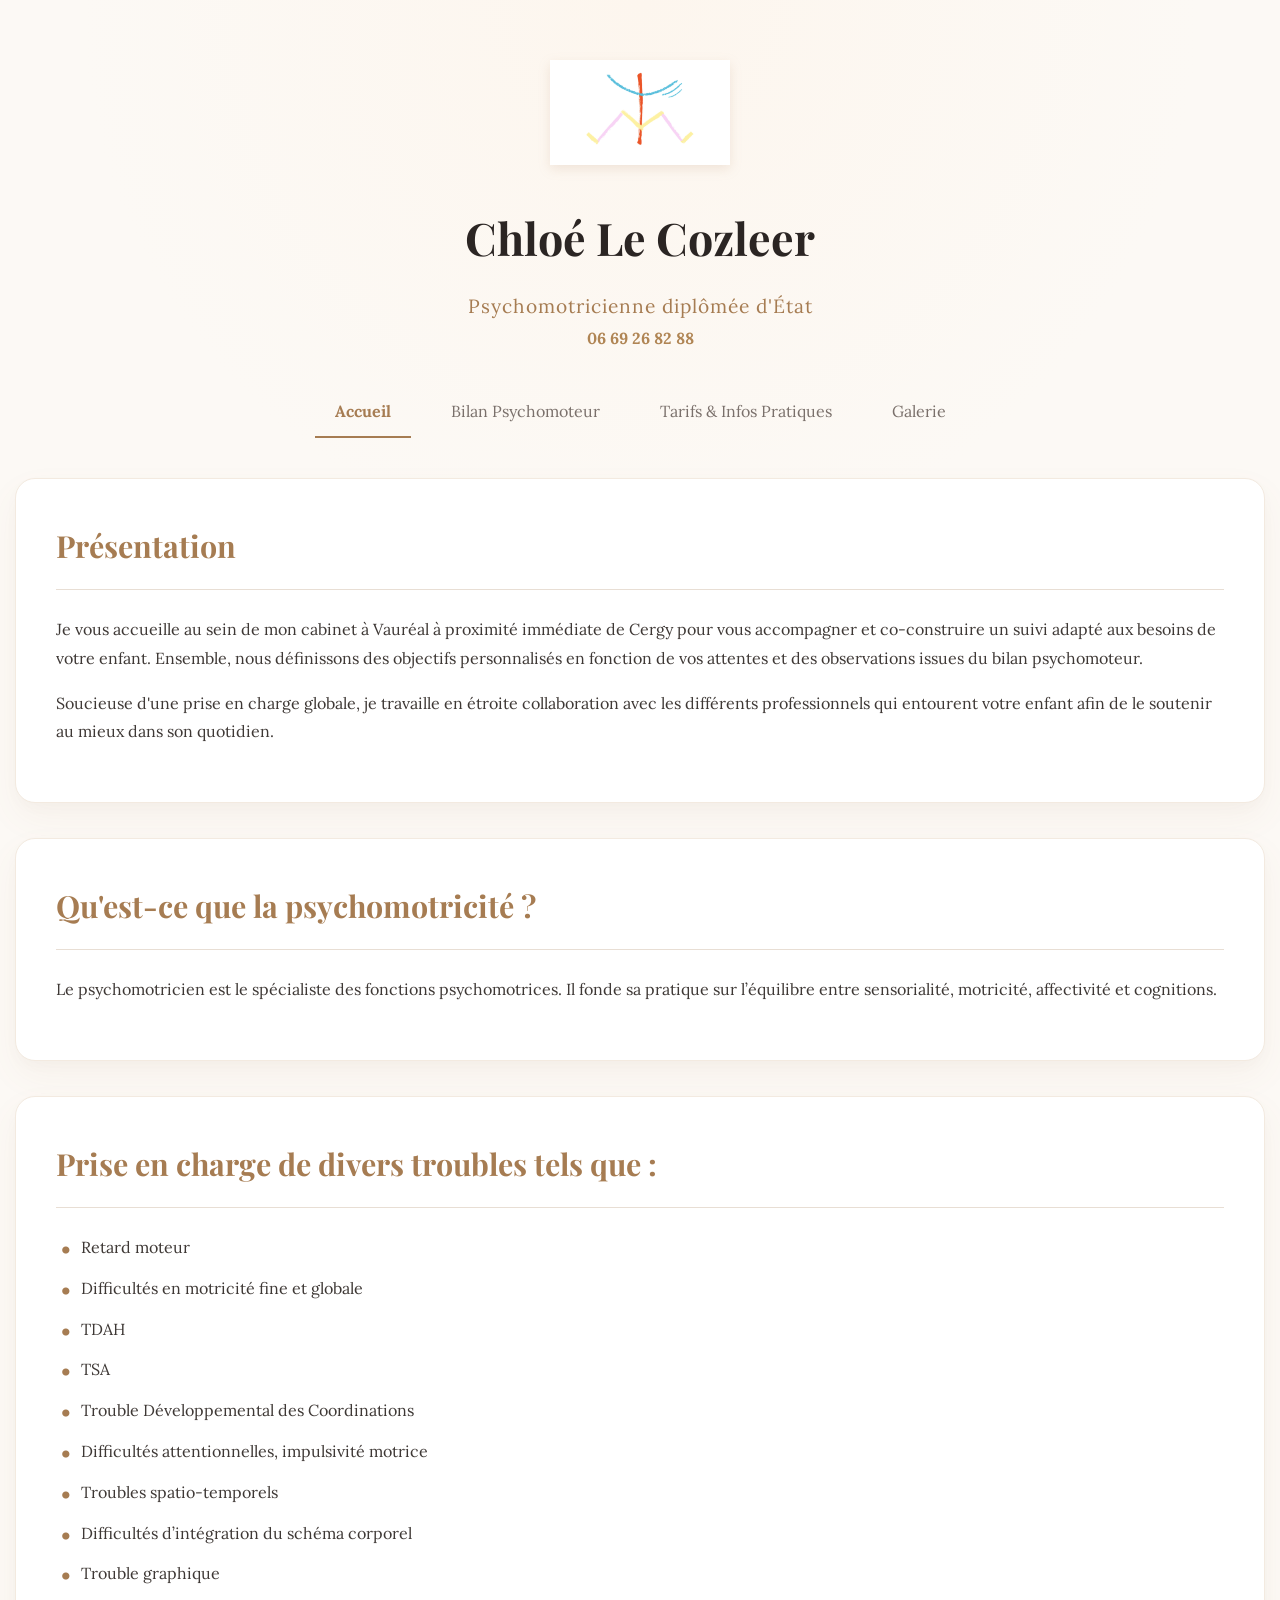
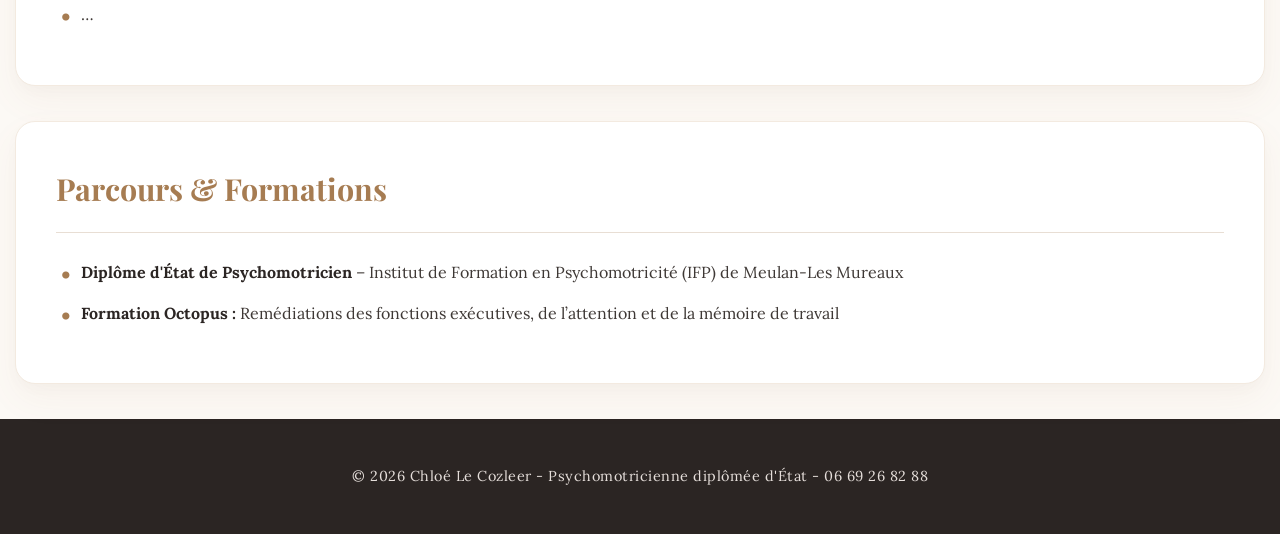
<file: index.html>
<!DOCTYPE html>
<html lang="fr">
<head>
    <meta name="google-site-verification" content="2UbYnT7VxaIxKfIKQQqd62Ede_KK1w4dl-s7Bmy8FMI" />
    <meta charset="UTF-8">
    <meta name="viewport" content="width=device-width, initial-scale=1.0">
    <title>Chloé Le Cozleer - Psychomotricienne D.E.</title>
    <link href="https://fonts.googleapis.com/css2?family=Playfair+Display:wght@400;700&family=Lora:wght@400;700&display=swap" rel="stylesheet">
    <link rel="stylesheet" href="style.css">
   <script data-goatcounter="https://chloelecoz.goatcounter.com/count"
        async src="//gc.zgo.at/count.js"></script>
</head>
<body style="max-width: 100%; overflow-x: hidden; margin: 0; padding: 0; box-sizing: border-box;">
    
    <header>
        <img src="IMG_3627.png" alt="Logo Chloé Le Cozleer" class="site-logo">
        <h1>Chloé Le Cozleer</h1>
        <p>Psychomotricienne diplômée d'État</p>
        <a href="tel:0669268288" class="num-entete">06 69 26 82 88</a>
        
       <nav class="navigation-menu">
    <a href="index.html" class="nav-link active">Accueil</a>
    <a href="bilan.html" class="nav-link">Bilan Psychomoteur</a>
    <a href="infos.html" class="nav-link">Tarifs & Infos Pratiques</a>
    <a href="galerie.html" class="nav-link">Galerie</a> </nav>
    </header>

    <main style="width: 100%; max-width: 100%; padding: 0 15px; box-sizing: border-box; display: flex; flex-direction: column; align-items: center; margin: 0 auto;">

        <section id="accueil" style="width: 100%; max-width: 100%; box-sizing: border-box;">
            <h2>Présentation</h2>
            <p>Je vous accueille au sein de mon cabinet à Vauréal à proximité immédiate de Cergy pour vous accompagner et co-construire un suivi adapté aux besoins de votre enfant. Ensemble, nous définissons des objectifs personnalisés en fonction de vos attentes et des observations issues du bilan psychomoteur.</p>
            <p>Soucieuse d'une prise en charge globale, je travaille en étroite collaboration avec les différents professionnels qui entourent votre enfant afin de le soutenir au mieux dans son quotidien.</p>
        </section>

        <section id="definition" style="width: 100%; max-width: 100%; box-sizing: border-box;">
            <h2>Qu'est-ce que la psychomotricité ?</h2>
            <p>Le psychomotricien est le spécialiste des fonctions psychomotrices. Il fonde sa pratique sur l’équilibre entre sensorialité, motricité, affectivité et cognitions.</p>
        </section>

        <section id="troubles" style="width: 100%; max-width: 100%; box-sizing: border-box;">
            <h2>Prise en charge de divers troubles tels que :</h2>
            <ul>
                <li>Retard moteur</li>
                <li>Difficultés en motricité fine et globale</li>
                <li>TDAH</li>
                <li>TSA</li>
                <li>Trouble Développemental des Coordinations</li>
                <li>Difficultés attentionnelles, impulsivité motrice</li>
                <li>Troubles spatio-temporels</li>
                <li>Difficultés d’intégration du schéma corporel</li>
                <li>Trouble graphique</li>
                <li>…</li>
            </ul>
        </section>

        <section id="formations" style="width: 100%; max-width: 100%; box-sizing: border-box;">
            <h2>Parcours & Formations</h2>
            <ul>
                <li><strong>Diplôme d'État de Psychomotricien</strong> – Institut de Formation en Psychomotricité (IFP) de Meulan-Les Mureaux</li>
                <li><strong>Formation Octopus :</strong> Remédiations des fonctions exécutives, de l’attention et de la mémoire de travail</li>
            </ul>
        </section>

    </main>

    <footer>
        <p>© 2026 Chloé Le Cozleer - Psychomotricienne diplômée d'État - 06 69 26 82 88</p>
    </footer>

</body>
</html>
</file>
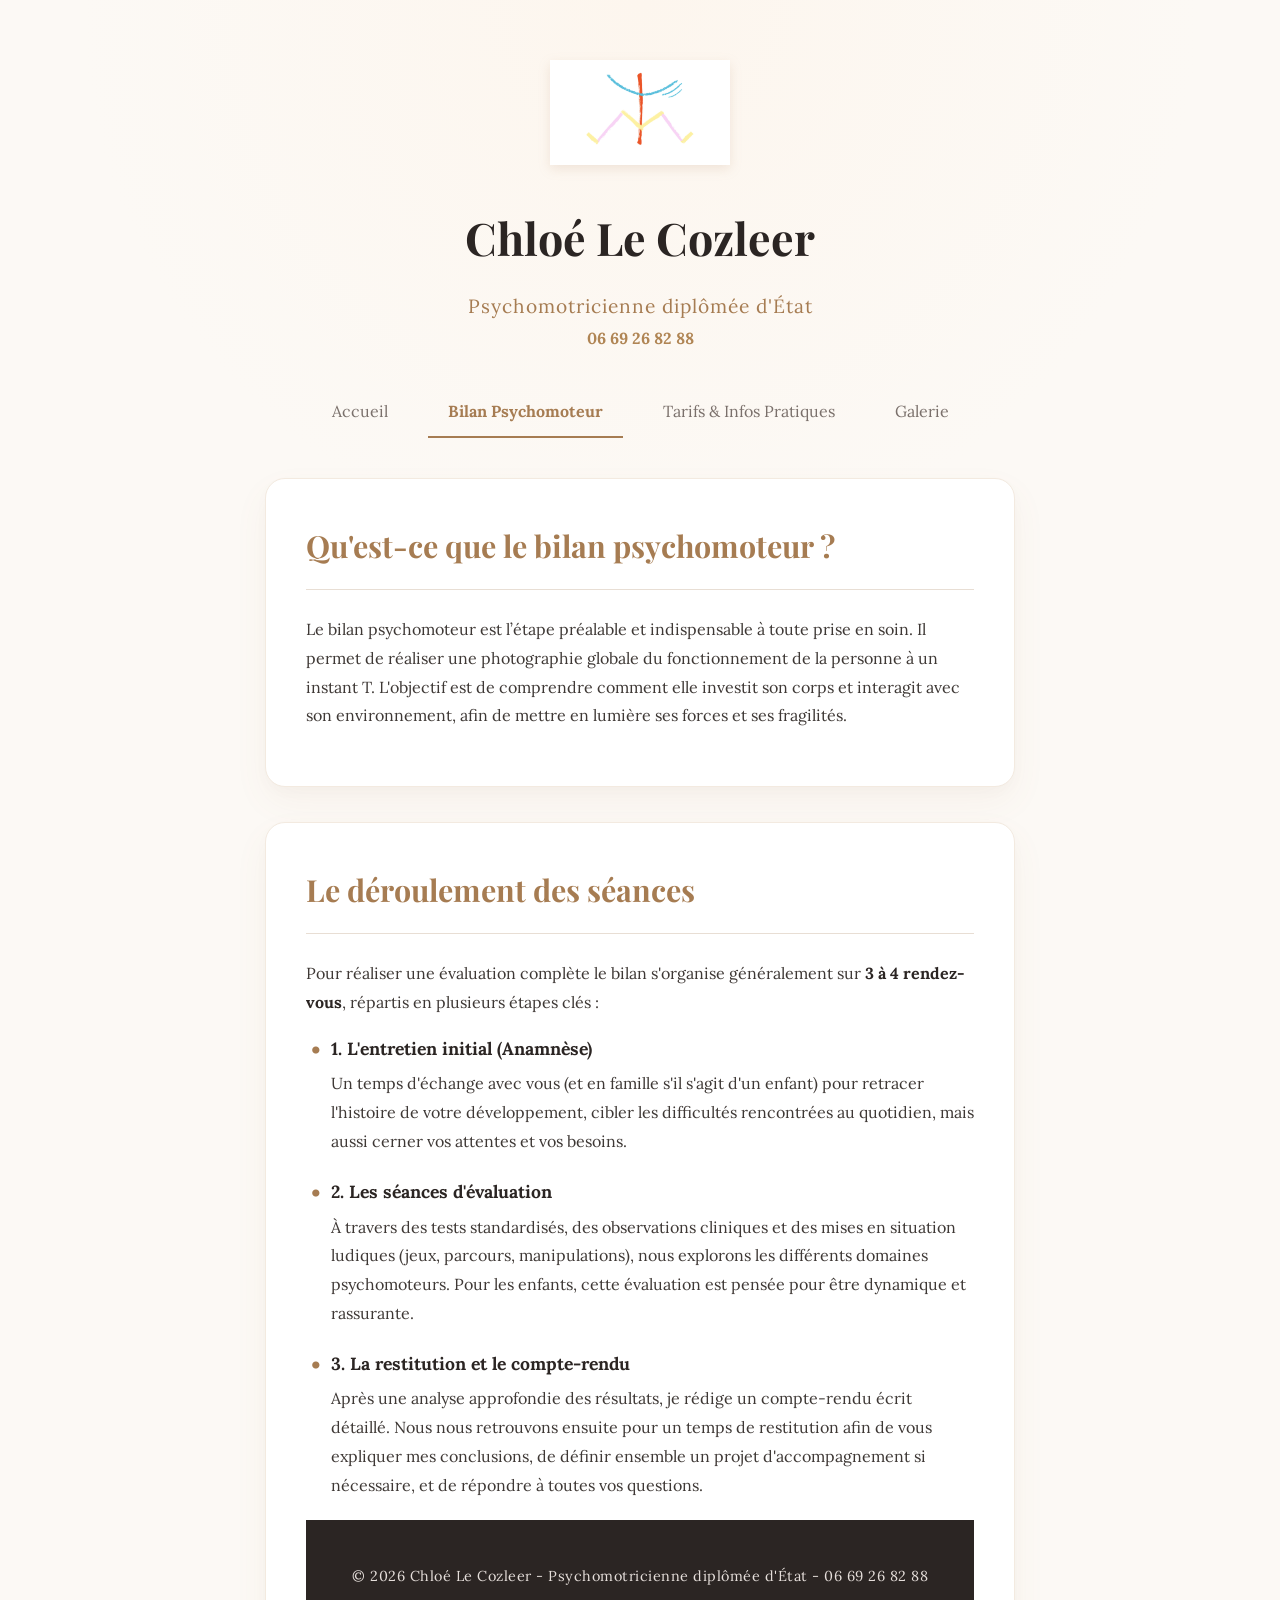
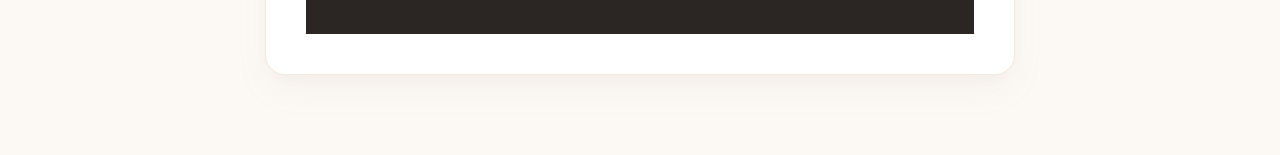
<file: bilan.html>
<!DOCTYPE html>
<html lang="fr">
<head>
    <meta charset="UTF-8">
    <meta name="viewport" content="width=device-width, initial-scale=1.0">
    <title>Le Bilan Psychomoteur - Chloé Le Cozleer</title>
    <link href="https://fonts.googleapis.com/css2?family=Playfair+Display:wght@400;700&family=Lora:wght@400;700&display=swap" rel="stylesheet">
    <link rel="stylesheet" href="style.css">
    <script data-goatcounter="https://chloelecoz.goatcounter.com/count"
        async src="//gc.zgo.at/count.js"></script>
</head>
<body>

    <header>
        <img src="IMG_3627.png" alt="Logo Chloé Le Cozleer" class="site-logo">
        <h1>Chloé Le Cozleer</h1>
        <p>Psychomotricienne diplômée d'État</p>
        <a href="tel:0669268288" class="num-entete">06 69 26 82 88</a>
        <!-- Le menu de navigation mis à jour avec 3 pages -->
        <nav class="navigation-menu">
    <a href="index.html" class="nav-link">Accueil</a>
    <a href="bilan.html" class="nav-link active">Bilan Psychomoteur</a>
    <a href="infos.html" class="nav-link">Tarifs & Infos Pratiques</a>
    <a href="galerie.html" class="nav-link">Galerie</a> </nav>
    </header>

    <main>
        <section id="definition-bilan">
            <h2>Qu'est-ce que le bilan psychomoteur ?</h2>
            <p>Le bilan psychomoteur est l’étape préalable et indispensable à toute prise en soin. Il permet de réaliser une photographie globale du fonctionnement de la personne à un instant T. L'objectif est de comprendre comment elle investit son corps et interagit avec son environnement, afin de mettre en lumière ses forces et ses fragilités.</p>
        </section>

        <section id="deroulement-bilan">
            <h2>Le déroulement des séances</h2>
            <p>Pour réaliser une évaluation complète le bilan s'organise généralement sur <strong>3 à 4 rendez-vous</strong>, répartis en plusieurs étapes clés :</p>
            
            <ul style="list-style-type: none; padding-left: 0;">
                <li style="margin-bottom: 20px;">
                    <strong style="font-size: 1.1em; display: block; margin-bottom: 5px;">1. L'entretien initial (Anamnèse)</strong>
                    Un temps d'échange avec vous (et en famille s'il s'agit d'un enfant) pour retracer l'histoire de votre développement, cibler les difficultés rencontrées au quotidien, mais aussi cerner vos attentes et vos besoins.
                </li>
                <li style="margin-bottom: 20px;">
                    <strong style="font-size: 1.1em; display: block; margin-bottom: 5px;">2. Les séances d'évaluation</strong>
                    À travers des tests standardisés, des observations cliniques et des mises en situation ludiques (jeux, parcours, manipulations), nous explorons les différents domaines psychomoteurs. Pour les enfants, cette évaluation est pensée pour être dynamique et rassurante.
                </li>
                <li style="margin-bottom: 20px;">
                    <strong style="font-size: 1.1em; display: block; margin-bottom: 5px;">3. La restitution et le compte-rendu</strong>
                    Après une analyse approfondie des résultats, je rédige un compte-rendu écrit détaillé. Nous nous retrouvons ensuite pour un temps de restitution afin de vous expliquer mes conclusions, de définir ensemble un projet d'accompagnement si nécessaire, et de répondre à toutes vos questions.
                </li>
            </ul><footer>
        <p>© 2026 Chloé Le Cozleer - Psychomotricienne diplômée d'État - 06 69 26 82 88</p>
    </footer>
        </section>
    </main>

</body>
</html>
</file>
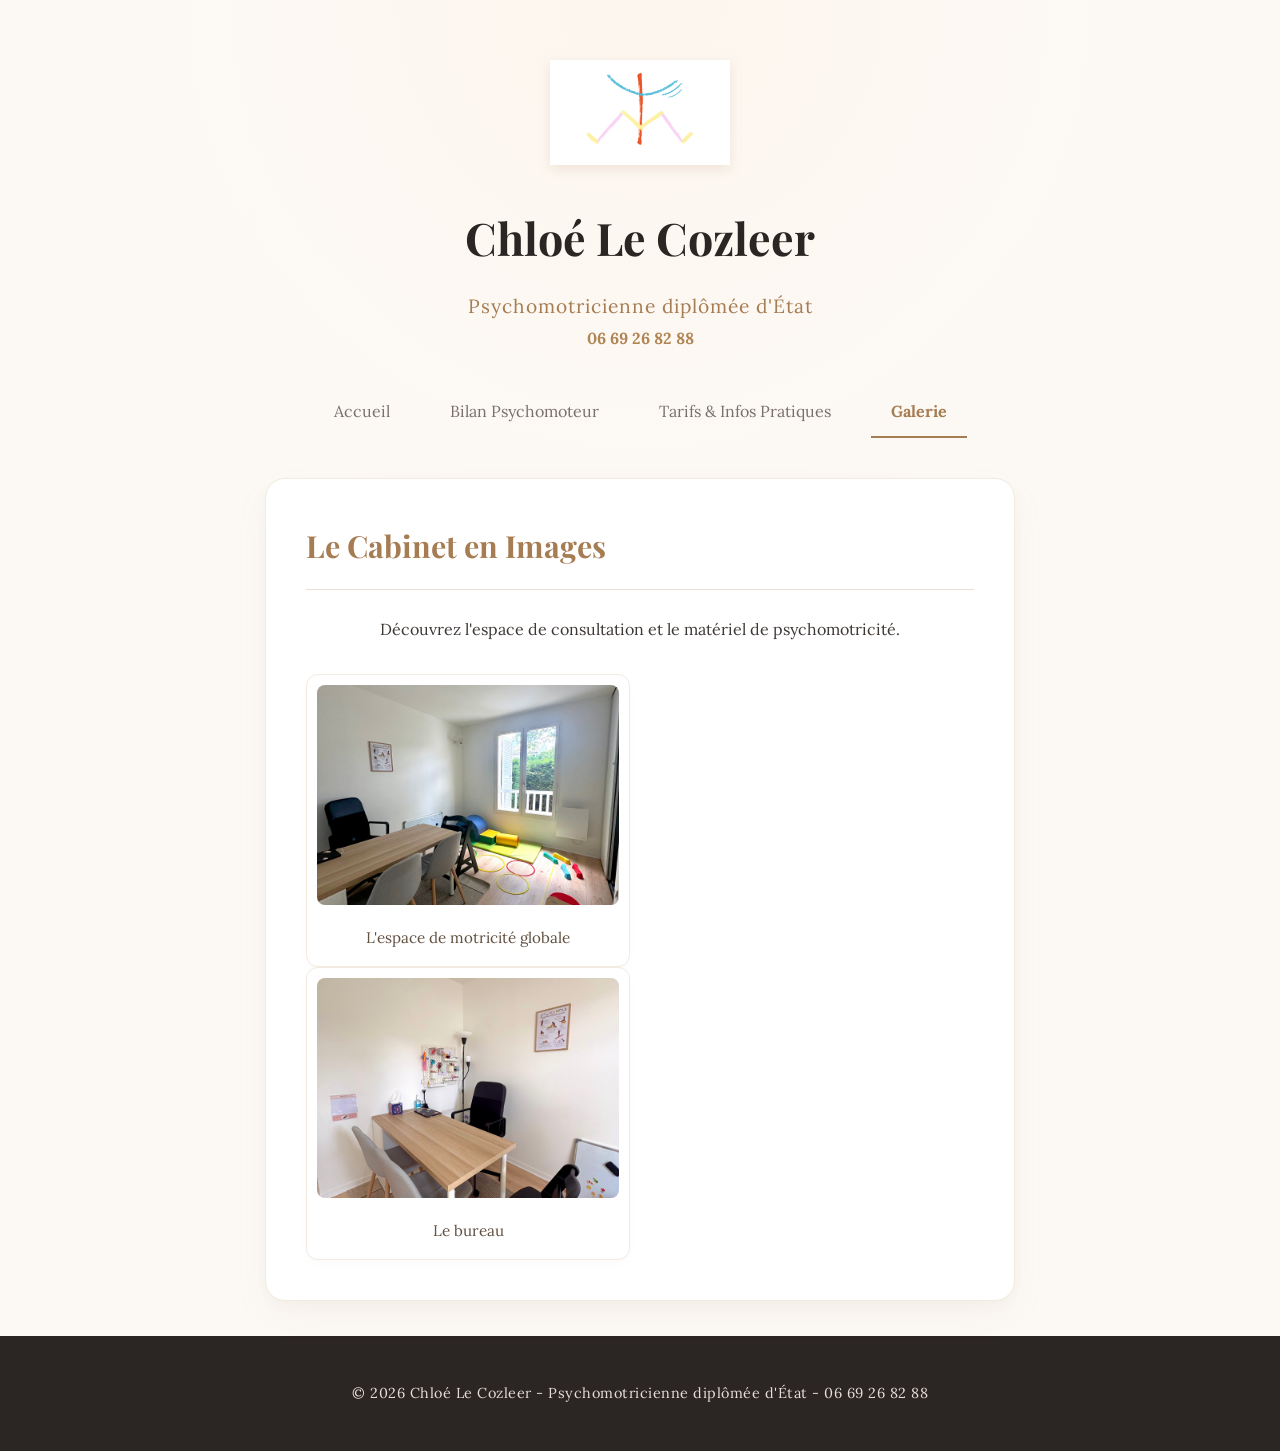
<file: galerie.html>
<!DOCTYPE html>
<html lang="fr">
<head>
    <meta charset="UTF-8">
    <meta name="viewport" content="width=device-width, initial-scale=1.0">
    <title>Chloé Le Cozleer - Galerie Photos</title>
    <link href="https://fonts.googleapis.com/css2?family=Playfair+Display:wght@400;700&family=Lora:wght@400;700&display=swap" rel="stylesheet">
    <link rel="stylesheet" href="style.css">
  <script data-goatcounter="https://chloelecoz.goatcounter.com/count"
        async src="//gc.zgo.at/count.js"></script>
</head>
<body style="max-width: 100%; overflow-x: hidden; margin: 0; padding: 0; box-sizing: border-box;">
    
    <header>
        <img src="IMG_3627.png" alt="Logo Chloé Le Cozleer" class="site-logo">
        <h1>Chloé Le Cozleer</h1>
        <p>Psychomotricienne diplômée d'État</p>
        <a href="tel:0669268288" class="num-entete">06 69 26 82 88</a>
        
        <nav class="navigation-menu">
            <a href="index.html" class="nav-link">Accueil</a>
            <a href="bilan.html" class="nav-link">Bilan Psychomoteur</a>
            <a href="infos.html" class="nav-link">Tarifs & Infos Pratiques</a>
            <a href="galerie.html" class="nav-link active">Galerie</a>
        </nav>
    </header>

    <main style="width: 100%; max-width: 100%; padding: 0 15px; box-sizing: border-box; display: flex; flex-direction: column; align-items: center; margin: 0 auto;">
        
        <section id="galerie-section" style="width: 750px; max-width: 100%; box-sizing: border-box;">
            <h2>Le Cabinet en Images</h2>
            <p style="text-align: center; margin-bottom: 30px;">Découvrez l'espace de consultation et le matériel de psychomotricité.</p>
            
            <!-- La grille de photos -->
            <div class="gallery-grid">
                
                <!-- Première photo -->
                <div class="gallery-item">
                    <img src="cabinet1.jpeg" alt="L'espace de motricité globale">
                    <p class="photo-caption">L'espace de motricité globale</p>
                </div>
                
                <!-- Deuxième photo -->
                <div class="gallery-item">
                    <img src="cabinet2.jpeg" alt="Le bureau">
                    <p class="photo-caption">Le bureau</p>
                </div>

            </div>

            </div>
        </section>

    </main>

    <footer>
        <p>© 2026 Chloé Le Cozleer - Psychomotricienne diplômée d'État - 06 69 26 82 88</p>
    </footer>

</body>
</html>
</file>
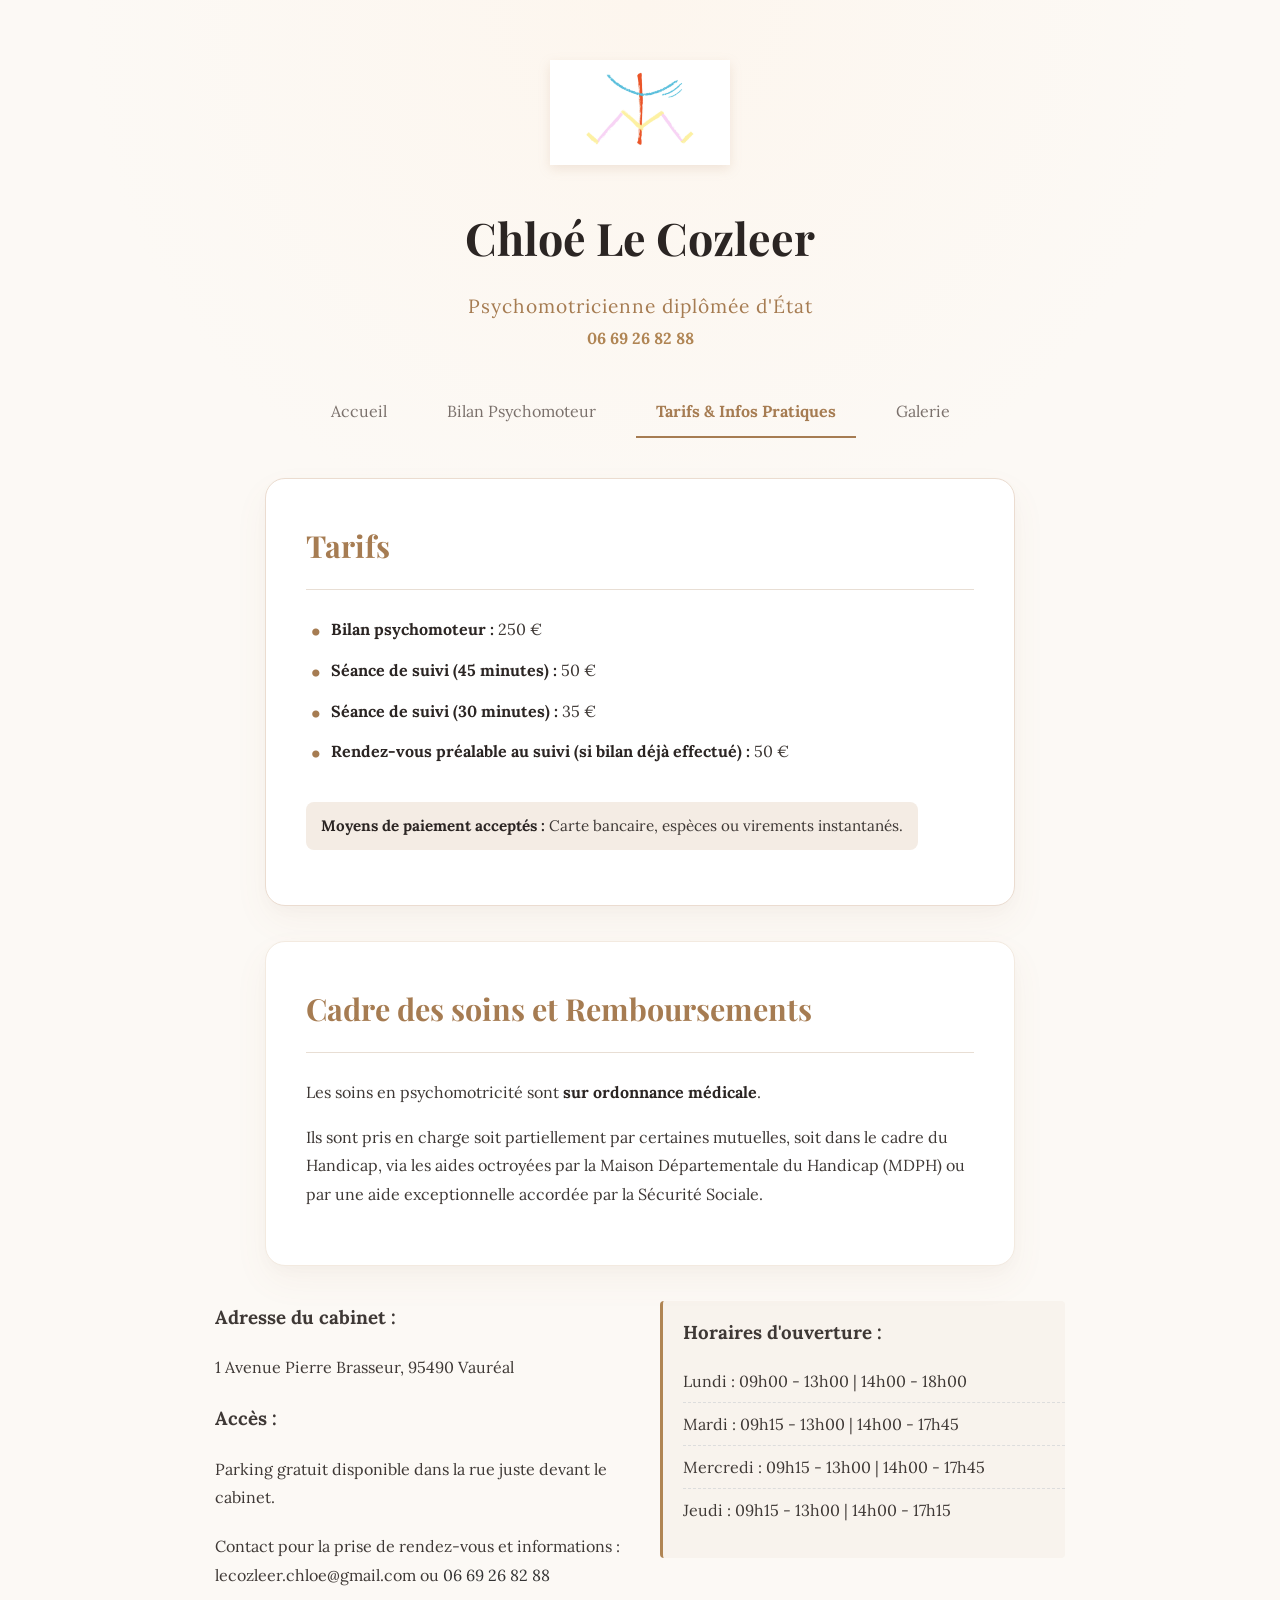
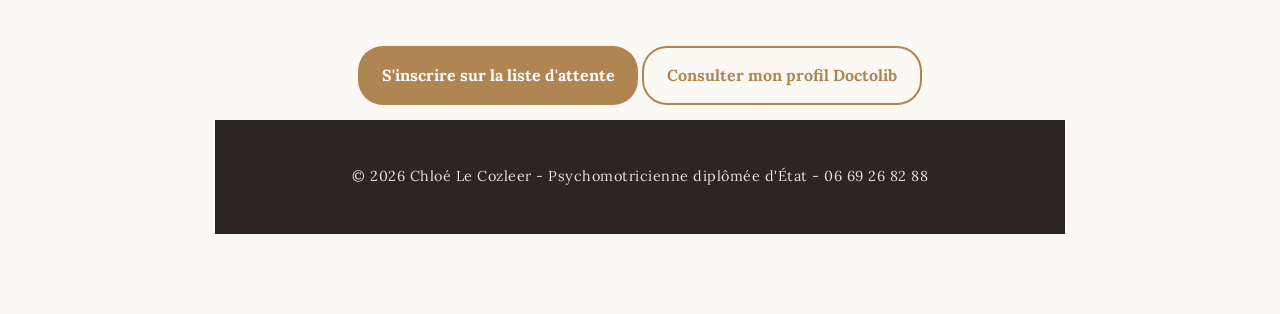
<file: infos.html>
<!DOCTYPE html>
<html lang="fr">
<head>
    <meta charset="UTF-8">
    <meta name="viewport" content="width=device-width, initial-scale=1.0">
    <title>Tarifs & Infos - Chloé Le Cozleer</title>
    <link href="https://fonts.googleapis.com/css2?family=Playfair+Display:wght@400;700&family=Lora:wght@400;700&display=swap" rel="stylesheet">
    <link rel="stylesheet" href="style.css">
    <script data-goatcounter="https://chloelecoz.goatcounter.com/count"
        async src="//gc.zgo.at/count.js"></script>
</head>
<body>

    <header>
        <img src="IMG_3627.png" alt="Logo Chloé Le Cozleer" class="site-logo">
        <h1>Chloé Le Cozleer</h1>
        <p>Psychomotricienne diplômée d'État</p>
        <a href="tel:0669268288" class="num-entete">06 69 26 82 88</a>
        
        <nav class="navigation-menu">
    <a href="index.html" class="nav-link">Accueil</a>
    <a href="bilan.html" class="nav-link">Bilan Psychomoteur</a>
    <a href="infos.html" class="nav-link active">Tarifs & Infos Pratiques</a>
    <a href="galerie.html" class="nav-link">Galerie</a> </nav>
    </header>

    <main>
        <section id="tarifs">
            <h2>Tarifs</h2>
            <ul class="custom-list">
                <li><strong>Bilan psychomoteur :</strong> 250 €</li>
                <li><strong>Séance de suivi (45 minutes) :</strong> 50 €</li>
                <li><strong>Séance de suivi (30 minutes) :</strong> 35 €</li>
                <li><strong>Rendez-vous préalable au suivi (si bilan déjà effectué) :</strong> 50 €</li>
            </ul>
            <p style="margin-top: 20px;" class="paiement-info"><strong>Moyens de paiement acceptés :</strong> Carte bancaire, espèces ou virements instantanés.</p>
        </section>

        <section id="remboursements">
            <h2>Cadre des soins et Remboursements</h2>
            <p>Les soins en psychomotricité sont <strong>sur ordonnance médicale</strong>.</p>
            <p>Ils sont pris en charge soit partiellement par certaines mutuelles, soit dans le cadre du Handicap, via les aides octroyées par la Maison Départementale du Handicap (MDPH) ou par une aide exceptionnelle accordée par la Sécurité Sociale.</p>
        </section>

        <div style="display: flex; flex-wrap: wrap; gap: 40px; justify-content: space-between; margin-bottom: 40px;">
    
    <div style="flex: 1; min-width: 300px;">
        <h3 style="font-weight: bold; margin-top: 0;">Adresse du cabinet :</h3>
        <p>1 Avenue Pierre Brasseur, 95490 Vauréal</p>
        
        <h3 style="font-weight: bold; margin-top: 20px;">Accès :</h3>
        <p>Parking gratuit disponible dans la rue juste devant le cabinet.</p>
        
        <p style="margin-top: 20px;">
            Contact pour la prise de rendez-vous et informations : lecozleer.chloe@gmail.com ou <a href="tel:0669268288" style="color: #333333 !important; text-decoration: none !important; white-space: nowrap !important;">06 69 26 82 88</a>
        </p>
    </div>

    <div style="flex: 1; min-width: 300px;">
        <div style="border-left: 3px solid #b08554; padding-left: 20px; background-color: rgba(176, 133, 84, 0.05); padding-top: 15px; padding-bottom: 15px; border-radius: 4px;">
            <h3 style="font-weight: bold; margin-top: 0; margin-bottom: 15px;">Horaires d'ouverture :</h3>
            <ul style="list-style: none; padding: 0; margin: 0; line-height: 2;">
                <li style="border-bottom: 1px dashed #ddd; padding-bottom: 5px; margin-bottom: 5px;">Lundi : 09h00 - 13h00 | 14h00 - 18h00</li>
                <li style="border-bottom: 1px dashed #ddd; padding-bottom: 5px; margin-bottom: 5px;">Mardi : 09h15 - 13h00 | 14h00 - 17h45</li>
                <li style="border-bottom: 1px dashed #ddd; padding-bottom: 5px; margin-bottom: 5px;">Mercredi&nbsp;: 09h15&nbsp;-&nbsp;13h00 | 14h00&nbsp;-&nbsp;17h45</li>
                <li style="padding-bottom: 5px;">Jeudi : 09h15 - 13h00 | 14h00 - 17h15</li>
            </ul>
        </div>
    </div>

</div>

<!<!-- Boutons d'action nettoyés au maximum -->
<div style="display: block; width: 100%; max-width: 100%; text-align: center; margin-top: 30px; box-sizing: border-box;">
    
    <a href="https://www.rdvlive.fr/r/form/GC2NVM" 
       target="_blank" 
       style="display: inline-block; width: 280px; max-width: 85%; background-color: #b08554; color: white; border-radius: 25px; padding: 15px 0; font-weight: bold; text-align: center; text-decoration: none; margin-bottom: 15px; box-sizing: border-box;">
        S'inscrire sur la liste d'attente
    </a>
    
    <a href="https://www.doctolib.fr/psychomotricien/vaureal/chloe-le-cozleer" 
       target="_blank" 
       style="display: inline-block; width: 280px; max-width: 85%; background-color: transparent; color: #b08554; border: 2px solid #b08554; border-radius: 25px; padding: 13px 0; font-weight: bold; text-align: center; text-decoration: none; box-sizing: border-box;">
        Consulter mon profil Doctolib
    </a>

</div>

    <footer>
        <p>© 2026 Chloé Le Cozleer - Psychomotricienne diplômée d'État - 06 69 26 82 88</p>
    </footer>

</body>
</html>
</file>
<file: style.css>
/* ==========================================================================
   CSS COMPLET ET NETTOYÉ - CHLOÉ LE COZLEER
   ========================================================================== */

/* --- 1. Style Général & Variables (Le fond et la police) --- */
body {
    font-family: 'Lora', serif; /* Police douce pour le texte */
    line-height: 1.8;
    background-color: #fcf9f5; /* Fond crème doux et chaleureux */
    color: #3e3835; /* Brun très foncé pour adoucir le noir brut */
    margin: 0;
    padding: 0;
}

/* --- 2. En-tête (Header) --- */
header {
    text-align: center;
    padding: 60px 20px 40px 20px;
    background: radial-gradient(circle at top, #fdf6ee 0%, transparent 70%); /* Léger halo lumineux */
}

.site-logo {
    max-width: 180px;
    height: auto;
    margin-bottom: 25px;
    filter: drop-shadow(0 4px 6px rgba(166, 124, 82, 0.15)); /* Ombre douce sous le logo */
}

header h1 {
    font-family: 'Playfair Display', serif; /* Police élégante pour le nom */
    margin: 0;
    color: #2b2523; /* Brun très sombre */
    font-size: 2.8em;
    font-weight: 700;
}

header p {
    margin: 10px 0 0 0;
    font-size: 1.2em;
    color: #a67c52; /* Ton terre cuite de ta carte de visite */
    font-weight: 400;
    letter-spacing: 1px;
}

/* --- 3. Menu de Navigation --- */
.navigation-menu {
    margin-top: 35px;
}

.nav-link {
    display: inline-block;
    color: #7a706b; /* Gris-brun doux */
    text-decoration: none;
    padding: 10px 20px;
    margin: 0 8px;
    font-family: 'Lora', serif;
    font-weight: normal;
    border-bottom: 2px solid transparent; /* Prépare le trait du dessous */
    transition: all 0.3s ease;
}

.nav-link:hover {
    color: #a67c52; /* Passe en terre cuite au survol */
}

.nav-link.active {
    color: #a67c52;
    font-weight: bold;
    border-bottom: 2px solid #a67c52; /* Trait terre cuite sous la page active */
}

/* --- 4. Conteneur principal (Main) --- */
main {
    max-width: 850px; /* Largeur de lecture confortable */
    margin: 0 auto 80px auto; /* Centre la page et laisse de l'espace en bas */
    padding: 0 20px;
}

section {
    background: #ffffff !important; /* Force le fond blanc de la bulle */
    padding: 40px;
    margin: 0 auto 35px auto !important; /* Centre la bulle et crée l'espace en dessous */
    border-radius: 20px;
    box-shadow: 0 15px 35px rgba(166, 124, 82, 0.06), 0 5px 15px rgba(0, 0, 0, 0.02) !important; /* Recrée l'ombre */
    border: 1px solid #f3eae0;
    width: 750px; /* <--- FIXE POUR ORDINATEUR : Redevient strictement comme avant */
    max-width: 100%; 
    box-sizing: border-box;
}

/* --- ZONE MOBILE ET TABLETTE (Uniquement pour les écrans de moins de 768px) --- */
@media (max-width: 768px) {
    section {
        width: 90% !important;        /* Force la bulle à rétrécir sur téléphone */
        padding: 20px !important;     /* Réduit le padding pour laisser de la place au texte */
        margin: 0 auto 25px auto !important; /* Force le centrage parfait (auto gauche/droite) */
    }
}


/* Style spécifique pour la section Tarifs pour la démarquer légèrement */
#tarifs {
    background-color: #fdfaf7; /* Fond très légèrement rosé/crème */
    border: 1px solid #ebdcd0;
}

h2 {
    font-family: 'Playfair Display', serif;
    color: #a67c52; /* Terre cuite pour les titres */
    border-bottom: 1px solid #e8ded4; /* Trait de séparation fin */
    padding-bottom: 15px;
    margin-top: 0;
    font-size: 1.9em;
}

/* --- 6. Personnalisation des listes (Puces élégantes) --- */
ul {
    padding-left: 15px;
}

li {
    margin-bottom: 12px;
}

/* Remplace les puces rondes noires par des points terre cuite */
section ul {
    list-style: none;
    padding-left: 0;
}

section ul li {
    position: relative;
    padding-left: 25px;
}

section ul li::before {
    content: "•"; /* Le caractère de la puce */
    color: #a67c52; /* Couleur terre cuite */
    font-size: 1.5em;
    position: absolute;
    left: 5px;
    top: -4px; /* Ajuste la hauteur de la puce */
}

/* --- 7. Page Infos Pratiques : Grid et Horaires --- */
.pratique-grid {
    display: grid;
    grid-template-columns: 1fr 1fr; /* Deux colonnes égales */
    gap: 40px;
}

/* Adaptation pour les téléphones */
@media (max-width: 600px) {
    .pratique-grid {
        grid-template-columns: 1fr; /* Une seule colonne sur mobile */
        gap: 20px;
    }
}

/* Encadré stylisé pour les horaires */
.horaires-box {
    background: #fdfbf9;
    border-left: 3px solid #a67c52; /* Trait décoratif à gauche */
    padding: 20px;
    border-radius: 0 15px 15px 0;
}

.horaires-list {
    list-style: none !important; /* Enlève les puces ici */
    padding-left: 0 !important;
    margin-top: 15px;
}

.horaires-list li {
    display: flex;
    justify-content: space-between; /* Aligne jour à gauche, heures à droite */
    padding-left: 0 !important;
    border-bottom: 1px dashed #eedfd3; /* Petite ligne pointillée */
    padding-bottom: 5px;
    font-size: 0.95em;
}

/* S'assure qu'aucune puce n'apparaît dans les horaires */
.horaires-list li::before {
    display: none !important;
}

/* --- 8. Éléments interactifs et Boutons --- */
strong {
    color: #2b2523; /* Plus sombre pour faire ressortir le gras */
}

/* Petit encadré pour l'info de paiement */
.paiement-info {
    font-size: 0.95em;
    background: #f4ece4;
    padding: 10px 15px;
    border-radius: 8px;
    display: inline-block;
}

/* Zone qui contient les deux boutons */
.action-buttons {
    text-align: center;
    margin-top: 35px;
    display: flex;
    justify-content: center;
    gap: 20px;
    flex-wrap: wrap; /* Empile les boutons sur mobile */
}

/* LE BOUTON PRINCIPAL : Liste d'attente (Plein Terre Cuite) */
.btn-attente {
    display: inline-block;
    background-color: #a67c52; /* Terre cuite de ta carte */
    color: white;
    padding: 16px 36px;
    text-decoration: none;
    border-radius: 30px;
    font-weight: bold;
    font-family: 'Lora', serif;
    box-shadow: 0 6px 20px rgba(166, 124, 82, 0.25); /* Ombre portée douce */
    transition: all 0.3s ease;
}

.btn-attente:hover {
    background-color: #8c633c; /* Plus foncé au survol */
    transform: translateY(-2px); /* Monte légèrement */
    box-shadow: 0 8px 25px rgba(166, 124, 82, 0.35); /* Ombre plus forte */
}

/* LE BOUTON SECONDAIRE : Doctolib (Contour seul) */
.btn-doctolib-secondaire {
    display: inline-block;
    background-color: transparent; /* Fond transparent */
    color: #a67c52; /* Texte terre cuite */
    border: 2px solid #a67c52; /* Bordure terre cuite */
    padding: 14px 32px; /* Un peu plus petit pour le contour */
    text-decoration: none;
    border-radius: 30px;
    font-weight: bold;
    font-family: 'Lora', serif;
    transition: all 0.3s ease;
}

.btn-doctolib-secondaire:hover {
    background-color: #fdf6ee; /* Léger fond crème au survol */
    transform: translateY(-2px);
}

/* --- 9. Pied de page (Footer) --- */
footer {
    background-color: #2b2523; /* Brun très foncé, élégant pour fermer le site */
    color: #e5deda; /* Texte clair */
    text-align: center;
    padding: 30px 20px;
    font-size: 0.9em;
    letter-spacing: 0.5px;
}/* Ce code s'applique uniquement aux écrans de moins de 768px (les téléphones) */
@media (max-width: 768px) {
    
    /* Force le site à ne pas dépasser en largeur */
    html, body {
        width: 100%;
        overflow-x: hidden;
    }

    /* Si tu as une structure en colonnes (ex: flexbox), on les empile verticalement */
    .container, .flex-container, section {
        flex-direction: column !important;
        padding: 15px !important;
    }

    /* On réduit la taille des gros titres pour qu'ils ne coupent pas */
    h1 {
        font-size: 1.8rem !important;
    }
    h2 {
        font-size: 1.5rem !important;
    }

    /* On ajuste les images pour qu'elles ne débordent pas */
    img {
        max-width: 100% !important;
        height: auto !important;
    }
}/* Retire le bleu moche de l'iPhone et applique ta propre couleur */
/* Uniquement pour le numéro sous le titre principal */
.num-entete {
    color: #b08554 !important; /* Ton marron */
    text-decoration: none !important; /* Pas de soulignement */
    font-weight: bold;
}

/* Uniquement pour le numéro du bas dans le texte de contact */
.num-contact {
    color: #333333 !important; /* Noir/Gris normal */
    text-decoration: none !important;
    white-space: nowrap !important; /* Empêche le numéro de se couper */
}/* Bloque la taille des gros boutons sur ordinateur */
.liste-attente-btn, .doctolib-btn, [class*="bouton"], [class*="btn"] {
    max-width: 350px !important; /* Empêche le bouton de dépasser cette largeur */
    width: 100% !important; /* Permet au bouton de rester plus petit sur téléphone */
    margin-left: auto; /* Centre le bouton si besoin */
    margin-right: auto;
}.num-entete {
    color: #b08554 !important; /* Ton marron de sous-titre */
    text-decoration: none !important; /* Enlève le soulignement */
    font-weight: bold;
}/* Recentrage parfait des blocs arrondis sur mobile */
@media (max-width: 768px) {
    /* On cible les sections ou conteneurs principaux de ton accueil */
    section, .container, .card, div[class*="section"] {
        width: 100% !important;
        max-width: 100% !important;
        margin-left: 0 !important;
        margin-right: 0 !important;
        padding-left: 15px !important;
        padding-right: 15px !important;
        box-sizing: border-box !important;
    }
}
}/* --- Style de la Galerie Photos --- */
.gallery-grid {
    display: flex;
    flex-wrap: wrap;
    gap: 20px;
    justify-content: center;
    margin-top: 20px;
}

.gallery-item {
    background: #ffffff;
    border: 1px solid #f3eae0;
    border-radius: 12px;
    padding: 10px;
    box-shadow: 0 4px 10px rgba(0, 0, 0, 0.02);
    width: calc(50% - 10px); /* Met 2 photos par ligne sur ordinateur */
    max-width: 340px;
    box-sizing: border-box;
    text-align: center;
}

.gallery-item img {
    width: 100%;
    height: 220px;
    object-fit: cover; /* Recadre proprement les photos pour qu'elles fassent toutes la même taille */
    border-radius: 8px;
}

.photo-caption {
    font-family: 'Lora', serif;
    font-size: 0.95rem;
    color: #605040;
    margin: 10px 0 5px 0;
}

/* Version iPhone : 1 seule photo par ligne bien centrée */
@media (max-width: 600px) {
    .gallery-item {
        width: 100% !important;
        max-width: 100% !important;
    }
    .gallery-item img {
        height: 200px; /* Légèrement plus bas sur mobile pour s'adapter */
    }
}
</file>
